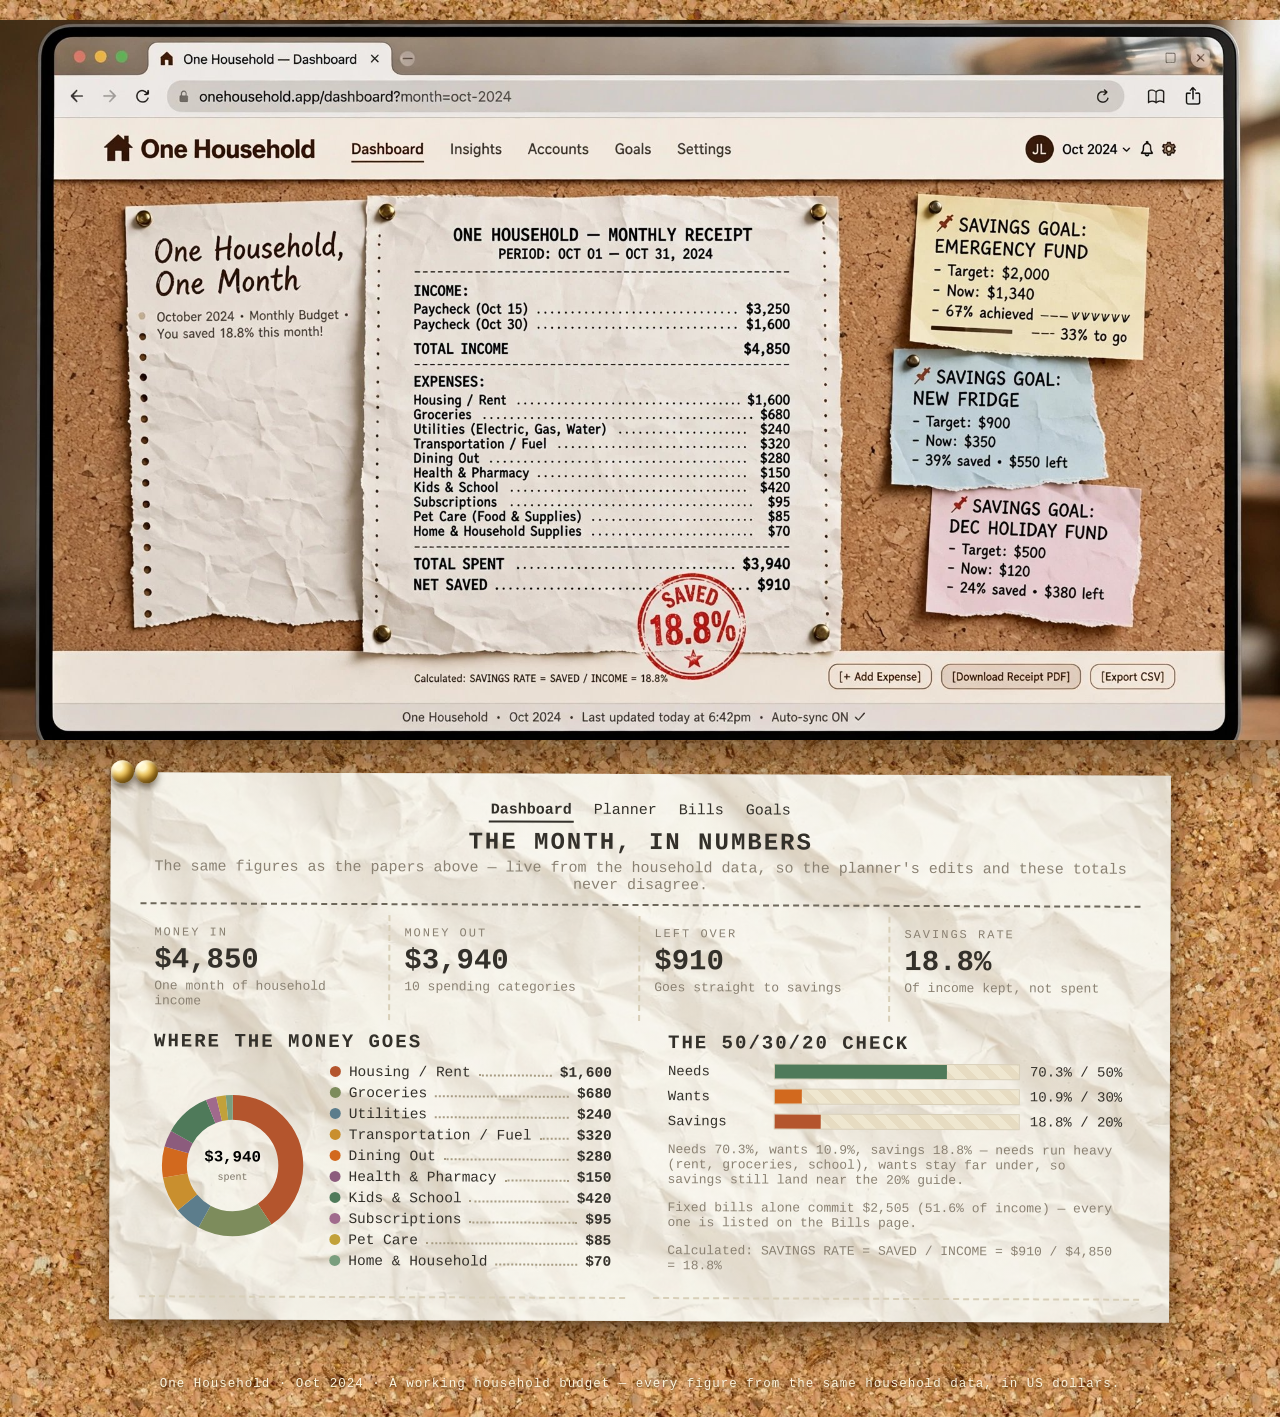
<file: index.html>
<!DOCTYPE html>
<html lang="en">
<head>
<meta charset="utf-8">
<meta name="viewport" content="width=device-width, initial-scale=1">
<title>Dashboard — One Household, One Month</title>
<link rel="stylesheet" href="style.css">
</head>
<body>
<!-- The dashboard IS the approved design: Lisa's original scene file,
     byte for byte, zero edits (final decision 27 Nov 2026). The site's
     data follows the picture — October 2024, the ten printed categories,
     the three printed goals — see data.js. -->
<div class="stage" id="stage">
  <img src="assets/dashboard-scene.webp" alt="One Household dashboard: a laptop on a cork board showing the monthly receipt, a notebook page and three savings goal notes">
  <a class="hot" style="left:28.6%; top:10.6%; width:7.6%; height:4.6%" href="index.html" aria-label="Dashboard"></a>
  <a class="hot" style="left:49.6%; top:10.6%; width:5.4%; height:4.6%" href="goals.html" aria-label="Goals"></a>
</div>

<div class="sheet-wrap">
  <main class="sheet crumpled torn">
    <nav class="pills-in-sheet">
      <a href="index.html" class="active">Dashboard</a>
      <a href="planner.html">Planner</a>
      <a href="bills.html">Bills</a>
      <a href="goals.html">Goals</a>
    </nav>
    <h1>The month, in numbers</h1>
    <p class="lede">The same figures as the papers above — live from the household data, so the planner's edits and these totals never disagree.</p>
    <div class="rule-dash"></div>
    <section class="cards" id="summary-cards"></section>
    <div class="grid2">
      <section class="card">
        <h2 style="margin-top:0">Where the money goes</h2>
        <div style="display:flex; gap:18px; align-items:center; flex-wrap:wrap">
          <svg id="donut" width="158" height="158" viewBox="0 0 190 190" role="img" aria-label="Spending by category donut chart"></svg>
          <ul class="legend" id="donut-legend" style="flex:1; min-width:200px"></ul>
        </div>
      </section>
      <section class="card">
        <h2 style="margin-top:0">The 50/30/20 check</h2>
        <div id="rule-bars"></div>
        <p class="note" id="rule-verdict"></p>
        <p class="note" id="fixed-note"></p>
        <p class="note" id="calc-line"></p>
      </section>
    </div>
  </main>
</div>
<footer class="board-foot">One Household · Oct 2024 · A working household budget — every figure from the same household data, in US dollars.</footer>

<script src="data.js"></script>
<script>
const d = window.HOUSEHOLD, M = window.BudgetMath;
const out = M.totalOut(d), left = M.leftover(d);
const needs = M.bucketTotal(d, 'needs'), wants = M.bucketTotal(d, 'wants');
const rate = M.pct(left, d.income);

// Live data section below the scene (the scene itself is a static image).
document.getElementById('summary-cards').innerHTML = [
  ['Money in', M.money(d.income), 'One month of household income'],
  ['Money out', M.money(out), d.categories.length + ' spending categories'],
  ['Left over', M.money(left), 'Goes straight to savings'],
  ['Savings rate', rate.toFixed(1) + '%', 'Of income kept, not spent']
].map(c => `<div class="card"><div class="label">${c[0]}</div><div class="big">${c[1]}</div><div class="sub">${c[2]}</div></div>`).join('');

const svg = document.getElementById('donut');
const R = 70, C = 2 * Math.PI * R;
let offset = 0, segs = '';
for (const c of d.categories) {
  const frac = c.amount / out;
  segs += `<circle cx="95" cy="95" r="${R}" fill="none" stroke="${c.color}" stroke-width="30"
    stroke-dasharray="${(frac * C).toFixed(1)} ${C.toFixed(1)}"
    stroke-dashoffset="${(-offset * C).toFixed(1)}" transform="rotate(-90 95 95)"></circle>`;
  offset += frac;
}
svg.innerHTML = segs + `<text x="95" y="90" text-anchor="middle" font-size="19" font-weight="bold">${M.money(out)}</text>
  <text x="95" y="112" text-anchor="middle" font-size="12" fill="#7a7264">spent</text>`;
document.getElementById('donut-legend').innerHTML = d.categories.map(c =>
  `<li><span class="dot" style="background:${c.color}"></span>${c.name}<span class="leader"></span><span class="amt">${M.money(c.amount)}</span></li>`).join('');

const rows = [
  ['Needs', needs, 50, '#4f7a5a'],
  ['Wants', wants, 30, '#d2691e'],
  ['Savings', left, 20, '#b4552d']
];
document.getElementById('rule-bars').innerHTML = rows.map(r => {
  const actual = M.pct(r[1], d.income);
  return `<div class="bar-row"><span>${r[0]}</span>
    <span class="bar-track"><span class="bar-fill" style="display:block;width:${Math.min(actual, 100).toFixed(1)}%;background:${r[3]}"></span></span>
    <span>${actual.toFixed(1)}% / ${r[2]}%</span></div>`;
}).join('');
document.getElementById('rule-verdict').textContent =
  `Needs ${M.pct(needs, d.income).toFixed(1)}%, wants ${M.pct(wants, d.income).toFixed(1)}%, savings ${rate.toFixed(1)}% — needs run heavy (rent, groceries, school), wants stay far under, so savings still land near the 20% guide.`;
const fixedTotal = d.bills.reduce((s, b) => s + b.amount, 0);
document.getElementById('fixed-note').textContent =
  `Fixed bills alone commit ${M.money(fixedTotal)} (${M.pct(fixedTotal, d.income).toFixed(1)}% of income) — every one is listed on the Bills page.`;
document.getElementById('calc-line').textContent =
  `Calculated: SAVINGS RATE = SAVED / INCOME = ${M.money(left)} / ${M.money(d.income)} = ${rate.toFixed(1)}%`;
</script>
</body>
</html>
</file>
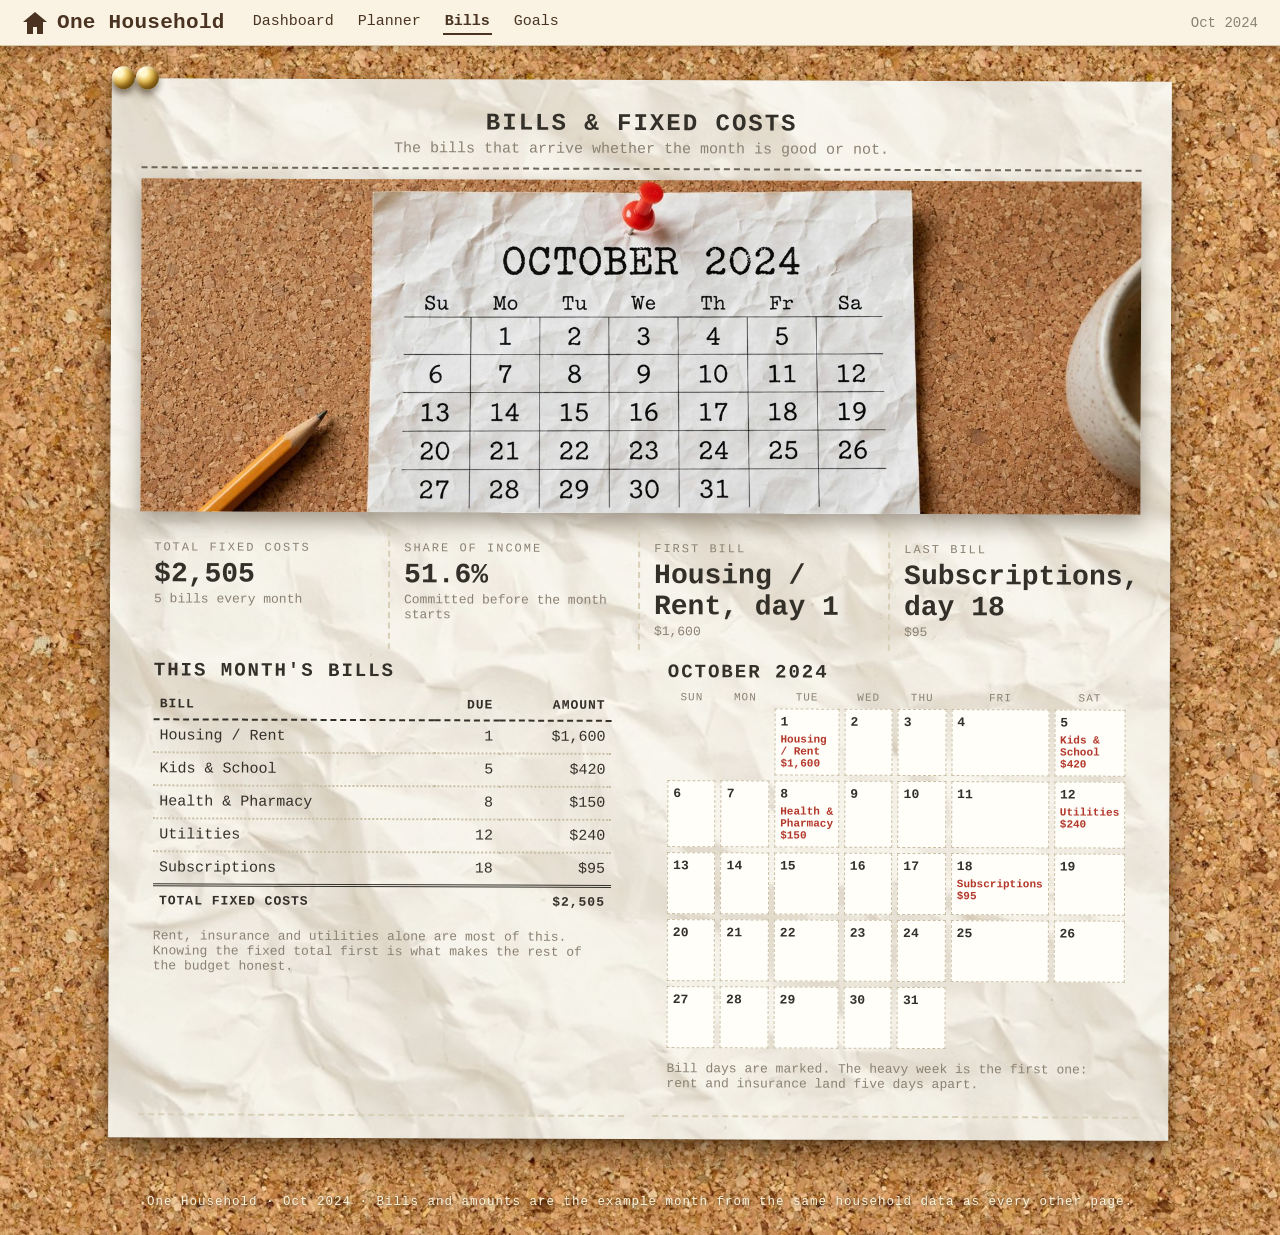
<file: bills.html>
<!DOCTYPE html>
<html lang="en">
<head>
<meta charset="utf-8">
<meta name="viewport" content="width=device-width, initial-scale=1">
<title>Bills &amp; Fixed Costs — One Household, One Month</title>
<link rel="stylesheet" href="style.css">
</head>
<body>
<header class="topbar">
  <span class="brand">
    <svg width="26" height="24" viewBox="0 0 26 24" aria-hidden="true"><path d="M13 1 L25 11 H21 V23 H15 V16 H11 V23 H5 V11 H1 Z" fill="#4a3421"/></svg>
    One Household
  </span>
  <nav class="topnav">
    <a href="index.html">Dashboard</a>
    <a href="planner.html">Planner</a>
    <a href="bills.html" class="active">Bills</a>
    <a href="goals.html">Goals</a>
  </nav>
  <span class="month-tag">Oct 2024</span>
</header>
<div class="sheet-wrap">
<main class="sheet crumpled torn">
  <h1>Bills &amp; Fixed Costs</h1>
  <p class="lede">The bills that arrive whether the month is good or not.</p>
  <div class="rule-dash"></div>
  <img class="scene-banner" src="assets/bills-scene.jpg" alt="A crumpled October 2024 calendar page pinned to the cork board">
  <section class="cards" id="bill-summary"></section>
  <div class="grid2">
    <section class="card">
      <h2 style="margin-top:0">This month's bills</h2>
      <table id="bill-table">
        <thead><tr><th>Bill</th><th class="num">Due</th><th class="num">Amount</th></tr></thead>
        <tbody></tbody>
        <tfoot><tr><th>Total fixed costs</th><th></th><th class="num" id="bill-total"></th></tr></tfoot>
      </table>
      <p class="note">Rent, insurance and utilities alone are most of this. Knowing the fixed total first is what makes the rest of the budget honest.</p>
    </section>
    <section class="card">
      <h2 style="margin-top:0" id="cal-title">October 2024</h2>
      <div class="calendar" id="calendar"></div>
      <p class="note">Bill days are marked. The heavy week is the first one: rent and insurance land five days apart.</p>
    </section>
  </div>
</main>
</div>
<footer class="board-foot">One Household · Oct 2024 · Bills and amounts are the example month from the same household data as every other page.</footer>
<script src="data.js"></script>
<script>
const d = window.HOUSEHOLD, M = window.BudgetMath;
const bills = [...d.bills].sort((a, b) => a.due - b.due);
const fixed = bills.reduce((s, b) => s + b.amount, 0);

document.getElementById('bill-summary').innerHTML = [
  ['Total fixed costs', M.money(fixed), bills.length + ' bills every month'],
  ['Share of income', M.pct(fixed, d.income).toFixed(1) + '%', 'Committed before the month starts'],
  ['First bill', bills[0].name + ', day ' + bills[0].due, M.money(bills[0].amount)],
  ['Last bill', bills[bills.length - 1].name + ', day ' + bills[bills.length - 1].due, M.money(bills[bills.length - 1].amount)]
].map(c => `<div class="card"><div class="label">${c[0]}</div><div class="big" style="font-size:28px">${c[1]}</div><div class="sub">${c[2]}</div></div>`).join('');

document.querySelector('#bill-table tbody').innerHTML = bills.map(b =>
  `<tr><td>${b.name}</td><td class="num">${b.due}</td><td class="num">${M.money(b.amount)}</td></tr>`).join('');
document.getElementById('bill-total').textContent = M.money(fixed);

// A real calendar for the example month, built from the actual date.
const year = 2024, month = 9; // October 2024
const firstDow = new Date(year, month, 1).getDay();
const daysInMonth = new Date(year, month + 1, 0).getDate();
const byDay = {};
for (const b of bills) (byDay[b.due] = byDay[b.due] || []).push(b);
let cells = ['Sun', 'Mon', 'Tue', 'Wed', 'Thu', 'Fri', 'Sat'].map(x => `<div class="dow">${x}</div>`).join('');
for (let i = 0; i < firstDow; i++) cells += '<div class="day empty"></div>';
for (let day = 1; day <= daysInMonth; day++) {
  const marks = (byDay[day] || []).map(b => `<span class="bill">${b.name} ${M.money(b.amount)}</span>`).join('');
  cells += `<div class="day"><strong>${day}</strong>${marks}</div>`;
}
document.getElementById('calendar').innerHTML = cells;
</script>
</body>
</html>
</file>
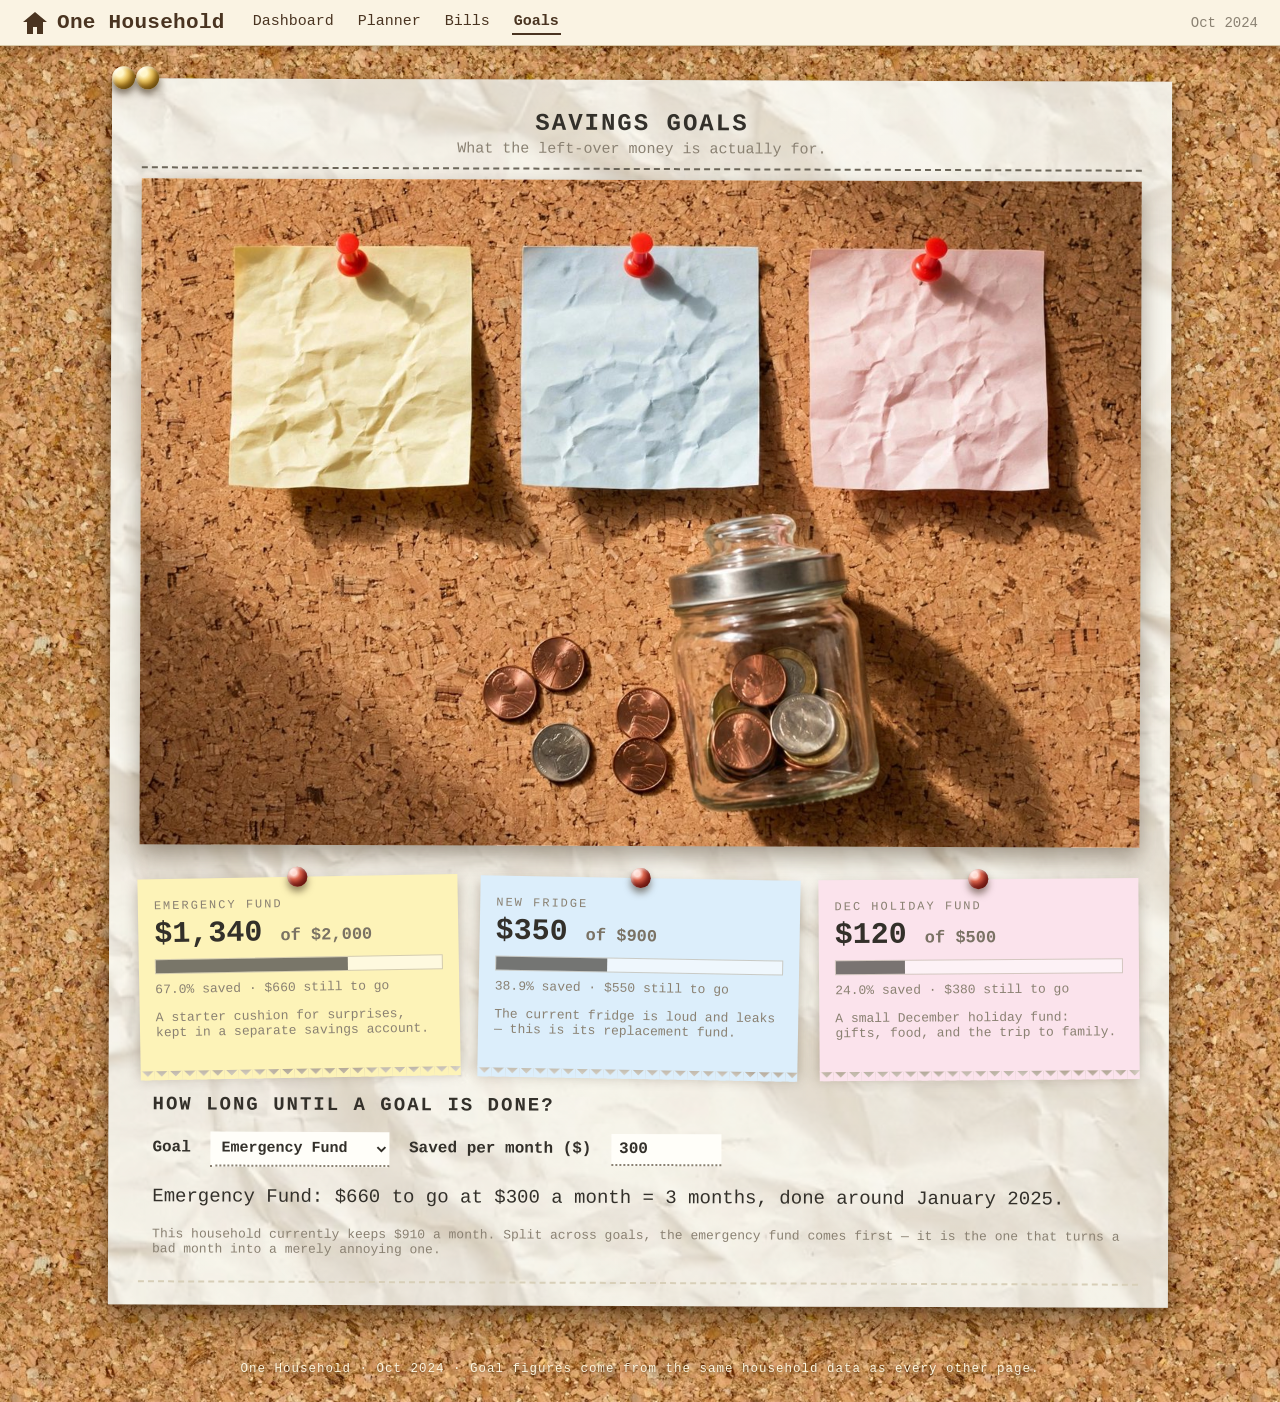
<file: goals.html>
<!DOCTYPE html>
<html lang="en">
<head>
<meta charset="utf-8">
<meta name="viewport" content="width=device-width, initial-scale=1">
<title>Savings Goals — One Household, One Month</title>
<link rel="stylesheet" href="style.css">
</head>
<body>
<header class="topbar">
  <span class="brand">
    <svg width="26" height="24" viewBox="0 0 26 24" aria-hidden="true"><path d="M13 1 L25 11 H21 V23 H15 V16 H11 V23 H5 V11 H1 Z" fill="#4a3421"/></svg>
    One Household
  </span>
  <nav class="topnav">
    <a href="index.html">Dashboard</a>
    <a href="planner.html">Planner</a>
    <a href="bills.html">Bills</a>
    <a href="goals.html" class="active">Goals</a>
  </nav>
  <span class="month-tag">Oct 2024</span>
</header>
<div class="sheet-wrap">
<main class="sheet crumpled torn">
  <h1>Savings Goals</h1>
  <p class="lede">What the left-over money is actually for.</p>
  <div class="rule-dash"></div>
  <img class="scene-banner" src="assets/goals-scene.jpg" alt="Three blank sticky notes and a savings jar on the cork board">
  <section class="cards" id="goal-cards"></section>

  <section class="card" style="margin-top:14px">
    <h2 style="margin-top:0">How long until a goal is done?</h2>
    <p>
      <label for="goal-pick"><strong>Goal</strong></label>
      <select id="goal-pick" style="margin:0 10px; padding:7px; font-size:15px; font-family:inherit"></select>
      <label for="monthly"><strong>Saved per month ($)</strong></label>
      <input type="number" id="monthly" min="0" step="10" value="300" style="margin-left:10px">
    </p>
    <p id="calc-out" style="font-size:19px"></p>
    <p class="note">This household currently keeps <span id="leftover-note"></span> a month. Split across goals, the emergency fund comes first — it is the one that turns a bad month into a merely annoying one.</p>
  </section>
</main>
</div>
<footer class="board-foot">One Household · Oct 2024 · Goal figures come from the same household data as every other page.</footer>
<script src="data.js"></script>
<script>
const d = window.HOUSEHOLD, M = window.BudgetMath;

document.getElementById('goal-cards').innerHTML = d.goals.map(g => {
  const p = M.pct(g.saved, g.target);
  return `<div class="card">
    <div class="label">${g.name}</div>
    <div class="big" style="font-size:30px">${M.money(g.saved)} <span style="font-size:17px; color:#7a7264">of ${M.money(g.target)}</span></div>
    <div class="progress"><div style="width:${p.toFixed(1)}%"></div></div>
    <div class="sub">${p.toFixed(1)}% saved · ${M.money(g.target - g.saved)} still to go</div>
    <p class="note">${g.note}</p>
  </div>`;
}).join('');

const pick = document.getElementById('goal-pick');
pick.innerHTML = d.goals.map((g, i) => `<option value="${i}">${g.name}</option>`).join('');
const monthly = document.getElementById('monthly');
document.getElementById('leftover-note').textContent = M.money(M.leftover(d));

function calc() {
  const g = d.goals[+pick.value];
  const per = Math.max(0, Number(monthly.value) || 0);
  const remaining = g.target - g.saved;
  const out = document.getElementById('calc-out');
  if (remaining <= 0) { out.textContent = `${g.name} is already fully funded.`; return; }
  if (per <= 0) { out.textContent = `Enter a monthly amount to see how long ${g.name} takes.`; return; }
  const months = Math.ceil(remaining / per);
  const done = new Date(2024, 9 + months, 1); // counting from October 2024
  const when = done.toLocaleDateString('en-US', { month: 'long', year: 'numeric' });
  out.textContent = `${g.name}: ${M.money(remaining)} to go at ${M.money(per)} a month = ${months} month${months === 1 ? '' : 's'}, done around ${when}.`;
}
pick.addEventListener('change', calc);
monthly.addEventListener('input', calc);
calc();
</script>
</body>
</html>
</file>
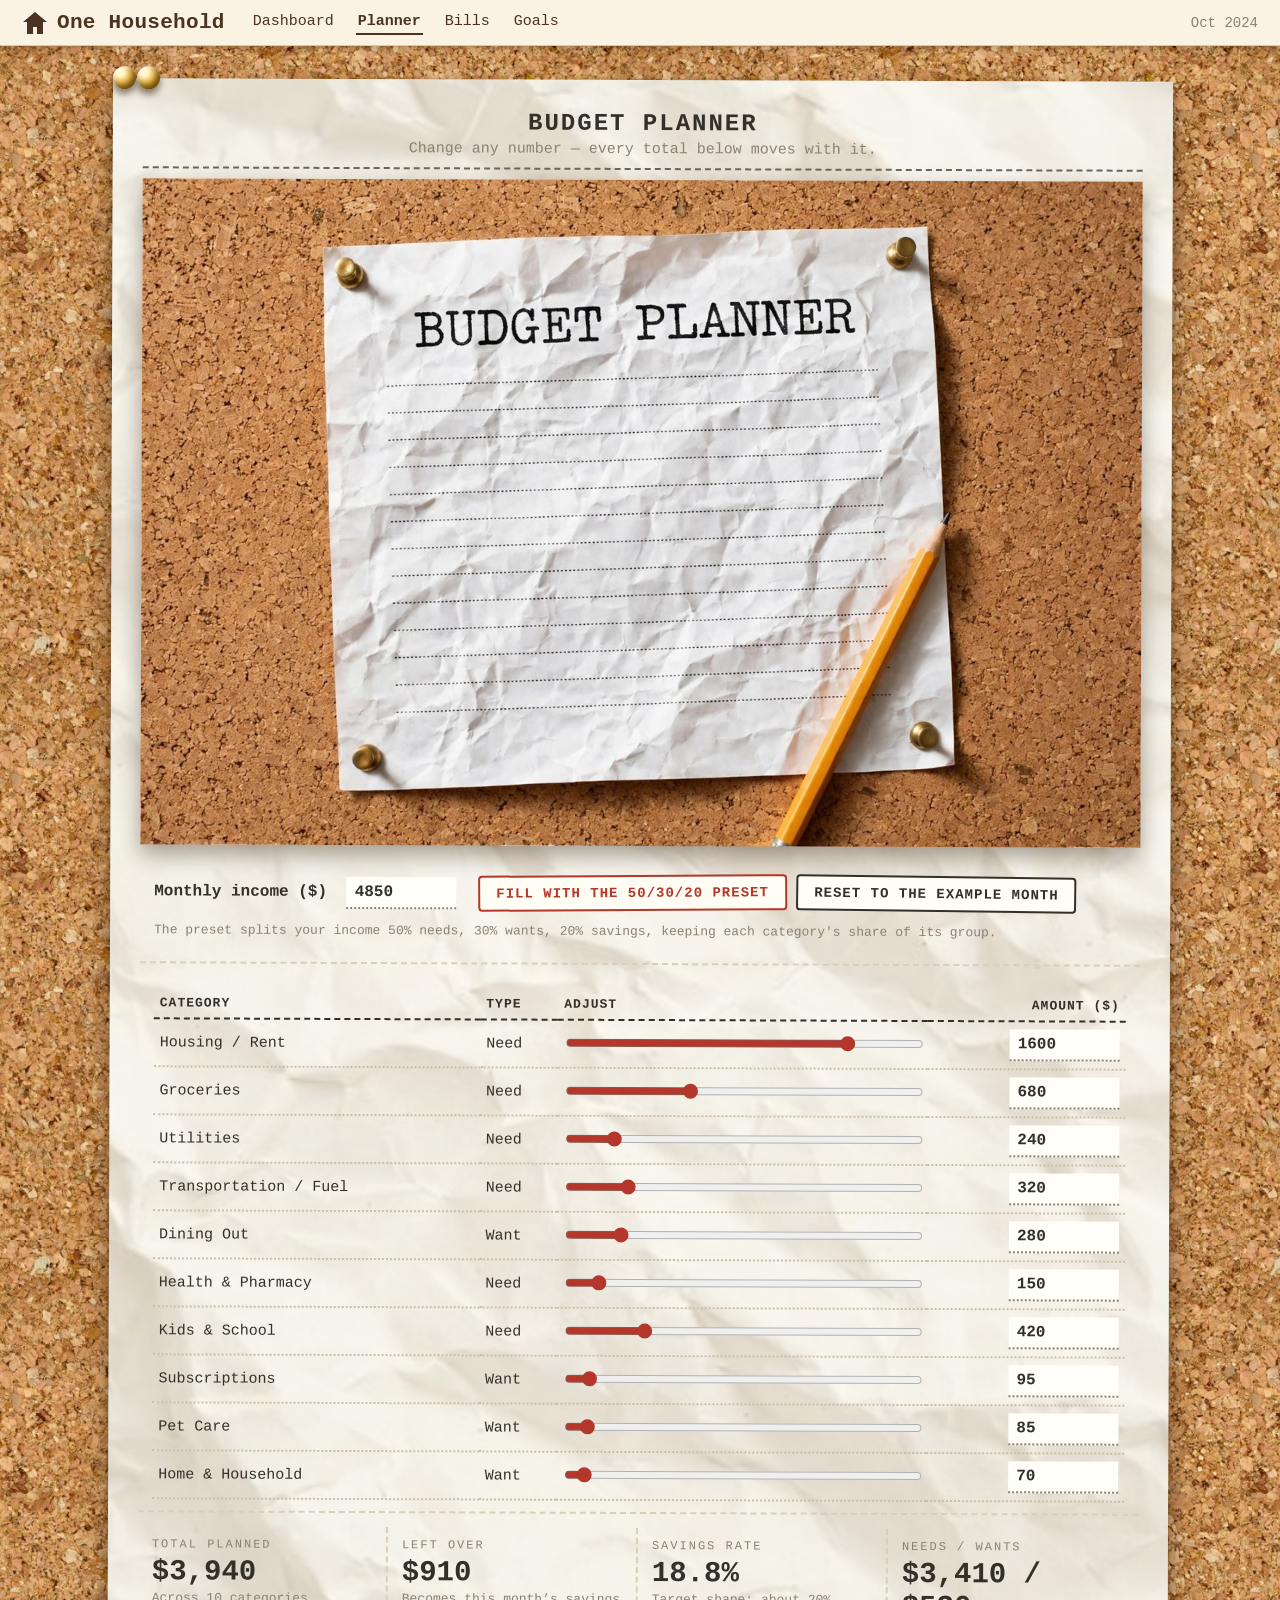
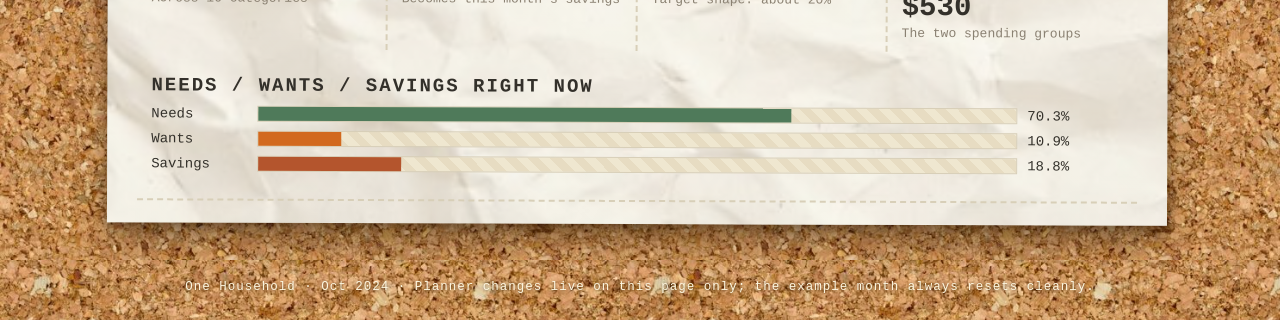
<file: planner.html>
<!DOCTYPE html>
<html lang="en">
<head>
<meta charset="utf-8">
<meta name="viewport" content="width=device-width, initial-scale=1">
<title>Budget Planner — One Household, One Month</title>
<link rel="stylesheet" href="style.css">
</head>
<body>
<header class="topbar">
  <span class="brand">
    <svg width="26" height="24" viewBox="0 0 26 24" aria-hidden="true"><path d="M13 1 L25 11 H21 V23 H15 V16 H11 V23 H5 V11 H1 Z" fill="#4a3421"/></svg>
    One Household
  </span>
  <nav class="topnav">
    <a href="index.html">Dashboard</a>
    <a href="planner.html" class="active">Planner</a>
    <a href="bills.html">Bills</a>
    <a href="goals.html">Goals</a>
  </nav>
  <span class="month-tag">Oct 2024</span>
</header>
<div class="sheet-wrap">
<main class="sheet crumpled torn">
  <h1>Budget Planner</h1>
  <p class="lede">Change any number — every total below moves with it.</p>
  <div class="rule-dash"></div>
  <img class="scene-banner" src="assets/planner-scene.jpg" alt="A crumpled Budget Planner receipt pinned to the cork board, pencil beside it">
  <section class="card">
    <label for="income"><strong>Monthly income ($)</strong></label>
    <input type="number" id="income" min="0" step="10" style="margin-left:10px">
    <button id="preset" style="margin-left:12px">Fill with the 50/30/20 preset</button>
    <button id="reset" class="secondary">Reset to the example month</button>
    <p class="note">The preset splits your income 50% needs, 30% wants, 20% savings, keeping each category's share of its group.</p>
  </section>

  <section class="card" style="margin-top:14px">
    <table id="plan-table">
      <thead><tr><th>Category</th><th>Type</th><th style="width:38%">Adjust</th><th class="num">Amount ($)</th></tr></thead>
      <tbody></tbody>
    </table>
  </section>

  <section class="cards" style="margin-top:14px" id="plan-summary"></section>
  <section class="card" style="margin-top:14px">
    <h2 style="margin-top:0">Needs / Wants / Savings right now</h2>
    <div id="plan-bars"></div>
    <p id="plan-warning" class="warn"></p>
  </section>
</main>
</div>
<footer class="board-foot">One Household · Oct 2024 · Planner changes live on this page only; the example month always resets cleanly.</footer>
<script src="data.js"></script>
<script>
const M = window.BudgetMath;
const original = JSON.parse(JSON.stringify(window.HOUSEHOLD));
let state = JSON.parse(JSON.stringify(window.HOUSEHOLD));

const tbody = document.querySelector('#plan-table tbody');
tbody.innerHTML = state.categories.map((c, i) => `
  <tr>
    <td>${c.name}</td>
    <td>${c.bucket === 'needs' ? 'Need' : 'Want'}</td>
    <td><input type="range" min="0" max="2000" step="5" value="${c.amount}" data-i="${i}" class="slider" aria-label="${c.name} slider"></td>
    <td class="num"><input type="number" min="0" step="5" value="${c.amount}" data-i="${i}" class="amount" aria-label="${c.name} amount"></td>
  </tr>`).join('');

const incomeInput = document.getElementById('income');
incomeInput.value = state.income;

function render() {
  const out = M.totalOut(state), left = M.leftover(state);
  const needs = M.bucketTotal(state, 'needs'), wants = M.bucketTotal(state, 'wants');
  document.getElementById('plan-summary').innerHTML = [
    ['Total planned', M.money(out), 'Across ' + state.categories.length + ' categories'],
    ['Left over', M.money(left), left >= 0 ? 'Becomes this month\u2019s savings' : 'Over budget — see below'],
    ['Savings rate', M.pct(left, state.income).toFixed(1) + '%', 'Target shape: about 20%'],
    ['Needs / Wants', M.money(needs) + ' / ' + M.money(wants), 'The two spending groups']
  ].map(c => `<div class="card"><div class="label">${c[0]}</div><div class="big">${c[1]}</div><div class="sub">${c[2]}</div></div>`).join('');
  const rows = [['Needs', needs, '#4f7a5a'], ['Wants', wants, '#d2691e'], ['Savings', Math.max(left, 0), '#b4552d']];
  document.getElementById('plan-bars').innerHTML = rows.map(r => {
    const p = M.pct(r[1], state.income);
    return `<div class="bar-row"><span>${r[0]}</span><span class="bar-track"><span class="bar-fill" style="display:block;width:${Math.min(p, 100).toFixed(1)}%;background:${r[2]}"></span></span><span>${p.toFixed(1)}%</span></div>`;
  }).join('');
  document.getElementById('plan-warning').textContent =
    left < 0 ? `Careful: the plan spends ${M.money(-left)} more than the income. Trim a category or two.` : '';
}

function syncFrom(i, value) {
  const v = Math.max(0, Math.round(Number(value) || 0));
  state.categories[i].amount = v;
  document.querySelectorAll(`.amount[data-i="${i}"]`)[0].value = v;
  document.querySelectorAll(`.slider[data-i="${i}"]`)[0].value = Math.min(v, 2000);
  render();
}
document.querySelectorAll('.amount').forEach(el =>
  el.addEventListener('input', e => syncFrom(+e.target.dataset.i, e.target.value)));
document.querySelectorAll('.slider').forEach(el =>
  el.addEventListener('input', e => syncFrom(+e.target.dataset.i, e.target.value)));
incomeInput.addEventListener('input', e => { state.income = Math.max(0, Number(e.target.value) || 0); render(); });

document.getElementById('preset').addEventListener('click', () => {
  const targets = { needs: Math.round(state.income * 0.5), wants: Math.round(state.income * 0.3) };
  for (const bucket of ['needs', 'wants']) {
    const group = state.categories.filter(c => c.bucket === bucket);
    const now = group.reduce((s, c) => s + c.amount, 0) || 1;
    // Round each share, then hand the rounding difference to the biggest
    // category so the group lands on its target to the dollar.
    let assigned = 0;
    for (const c of group) { c.amount = Math.round(c.amount / now * targets[bucket]); assigned += c.amount; }
    const biggest = group.reduce((a, b) => (b.amount > a.amount ? b : a), group[0]);
    biggest.amount += targets[bucket] - assigned;
  }
  state.categories.forEach((c, i) => {
    document.querySelectorAll(`.amount[data-i="${i}"]`)[0].value = c.amount;
    document.querySelectorAll(`.slider[data-i="${i}"]`)[0].value = Math.min(c.amount, 2000);
  });
  render();
});
document.getElementById('reset').addEventListener('click', () => {
  state = JSON.parse(JSON.stringify(original));
  incomeInput.value = state.income;
  state.categories.forEach((c, i) => {
    document.querySelectorAll(`.amount[data-i="${i}"]`)[0].value = c.amount;
    document.querySelectorAll(`.slider[data-i="${i}"]`)[0].value = c.amount;
  });
  render();
});
render();
</script>
</body>
</html>
</file>
<file: style.css>
/* One Household, One Month — a cork board with papers pinned to it.
   Composition follows the approved mockup: a slim cream top bar, a crumpled
   notebook page on the left, the big monthly receipt in the centre with a
   red ink stamp overlapping its corner, and the savings goals as small
   coloured notes pinned on the right. */
@font-face {
  font-family: 'Caveat';
  src: url('fonts/Caveat-600.woff2') format('woff2');
  font-weight: 600;
  font-display: swap;
}
:root {
  --paper: #fffdf4;
  --ink: #33302a;
  --muted: #8a8172;
  --stamp-red: #b3372a;
  --line: #d8cfb8;
  --hand: 'Caveat', 'Segoe Print', 'Bradley Hand', cursive;
  --mono: 'Courier New', Courier, monospace;
}
* { box-sizing: border-box; }
body {
  margin: 0;
  font-family: var(--mono);
  color: var(--ink);
  /* The cork board: a real photographic cork texture, tiled. */
  background-color: #b0824f;
  background-image: url('assets/cork.jpg');
  background-repeat: repeat;
  background-size: 620px 620px;
  min-height: 100vh;
}

/* ---------- slim cream top bar ---------- */
.topbar {
  display: flex; align-items: center; gap: 26px; flex-wrap: wrap;
  background: #faf3e3; border-bottom: 1px solid #d9c9a8;
  padding: 10px 22px; box-shadow: 0 2px 8px rgba(46, 28, 8, .25);
  position: relative; z-index: 5;
}
.brand { display: flex; align-items: center; gap: 9px; font-size: 21px; font-weight: bold; color: #4a3421; letter-spacing: .3px; }
.brand svg { display: block; }
.topnav { display: flex; gap: 20px; flex-wrap: wrap; }
.topnav a { text-decoration: none; color: #4a3421; font-size: 15px; padding: 3px 2px; }
.topnav a.active { font-weight: bold; border-bottom: 2px solid #4a3421; }
.topbar .month-tag { margin-left: auto; color: var(--muted); font-size: 14px; }

/* ---------- the board (dashboard composition) ---------- */
.board {
  display: grid; grid-template-columns: 292px minmax(0, 1fr) 296px;
  gap: 28px; max-width: 1360px; margin: 0 auto; padding: 36px 24px 60px;
  align-items: start;
}
@media (max-width: 1020px) { .board { grid-template-columns: 1fr 1fr; } .receipt-col { grid-column: 1 / -1; order: -1; } }
@media (max-width: 680px) { .board { grid-template-columns: 1fr; } }

/* crumpled paper texture shared by the notebook page and the receipt */
.crumpled {
  background-color: var(--paper);
  /* a real photographic crumpled-paper texture under a thin paper-white wash,
     so the print on top stays readable while the creases show through */
  background-image:
    linear-gradient(rgba(255, 253, 244, .58), rgba(255, 253, 244, .58)),
    url('assets/paper.jpg');
  background-size: auto, cover;
  background-position: center;
  box-shadow: 0 16px 32px rgba(46, 28, 8, .48), 0 4px 9px rgba(46, 28, 8, .32);
}
/* torn zig-zag bottom edge for a paper */
.torn { position: relative; }
.torn::after {
  content: ""; position: absolute; left: 0; right: 0; bottom: -10px; height: 11px;
  background:
    linear-gradient(45deg, transparent 33.333%, #f7f0e0 33.333%, #f7f0e0 66.667%, transparent 66.667%),
    linear-gradient(-45deg, transparent 33.333%, #f7f0e0 33.333%, #f7f0e0 66.667%, transparent 66.667%);
  background-size: 23px 30px, 17px 30px;
  background-position: 0 0, 6px 0;
}

/* LEFT: the notebook page, spiral holes down its left edge */
.notebook {
  position: relative; transform: rotate(-1.1deg);
  padding: 26px 20px 30px 46px; min-height: 340px;
}
.notebook::before {
  /* the punched spiral holes: dark cork showing through, evenly spaced */
  content: ""; position: absolute; top: 8px; bottom: 8px; left: 9px; width: 20px;
  background-image: radial-gradient(circle at 10px 10px, #5d3c1c 5.5px, rgba(46, 28, 8, .35) 7px, transparent 8.5px);
  background-size: 20px 34px; background-repeat: repeat-y;
}
.notebook::after {
  /* a brass pin at the top corner */
  content: ""; position: absolute; top: -11px; left: 22px; width: 22px; height: 22px; border-radius: 50%;
  background: radial-gradient(circle at 32% 28%, #fff6c9 0 16%, #f0cd6d 34%, #c9962e 58%, #8a6414 84%, #6d4e0f);
  box-shadow: inset -3px -4px 5px rgba(70, 45, 5, .55), inset 2px 2px 3px rgba(255, 255, 255, .65), 0 5px 7px rgba(46, 28, 8, .55);
}
.notebook h1 { font-family: var(--hand); font-size: 43px; line-height: 1.18; margin: 4px 0 16px; font-weight: 600; }
.notebook p { font-family: var(--hand); font-size: 21.5px; line-height: 1.5; margin: 0 0 9px; color: #4c463c; }
.notebook .dotline { border-bottom: 2px dotted #b6ab90; margin: 14px 0; }

/* CENTRE: the big receipt */
.receipt-col { position: relative; }
.receipt {
  position: relative; transform: rotate(-.45deg);
  padding: 32px 42px 28px;
}
.receipt::before, .receipt::after {
  /* brass pins through the top corners */
  content: ""; position: absolute; top: -12px; width: 23px; height: 23px; border-radius: 50%;
  background: radial-gradient(circle at 32% 28%, #fff6c9 0 16%, #f0cd6d 34%, #c9962e 58%, #8a6414 84%, #6d4e0f);
  box-shadow: inset -3px -4px 5px rgba(70, 45, 5, .55), inset 2px 2px 3px rgba(255, 255, 255, .65), 0 5px 7px rgba(46, 28, 8, .55); z-index: 3;
}
.receipt::before { left: 20px; }
.receipt::after { right: 20px; }
.receipt h1 { text-align: center; font-size: 21px; letter-spacing: 1.5px; margin: 2px 0 4px; text-transform: uppercase; }
.receipt .period { text-align: center; font-size: 14px; letter-spacing: 2px; color: #55503f; margin: 0 0 6px; text-transform: uppercase; }
.rule-dash { border-bottom: 2px dashed #6d675a; margin: 10px 0; }
.rule-dot { border-bottom: 2px dotted #a79c83; margin: 8px 0; }
.receipt h3 { font-size: 15px; letter-spacing: 2px; margin: 14px 0 6px; text-transform: uppercase; }
.rline { display: flex; align-items: flex-end; gap: 8px; padding: 4.5px 0; font-size: 15.5px; }
.rline .leader { flex: 1; border-bottom: 2px dotted #a79c83; margin-bottom: 4px; }
.rline .amt { font-weight: bold; }
.rline.total { font-size: 17px; font-weight: bold; text-transform: uppercase; letter-spacing: 1px; }
.receipt .calc-line { text-align: left; font-size: 13px; color: #55503f; margin-top: 14px; letter-spacing: .5px; padding-right: 165px; }
@media (max-width: 680px) { .receipt .calc-line { padding-right: 110px; } }
.receipt .chart-row { display: grid; grid-template-columns: auto 1fr; gap: 8px 22px; align-items: center; margin-top: 6px; }
@media (max-width: 560px) { .receipt .chart-row { grid-template-columns: 1fr; } }

/* the big red stamp, overlapping the receipt's bottom-right corner onto the cork */
.stamp-lg {
  position: absolute; right: -34px; bottom: -30px; z-index: 4;
  width: 178px; height: 178px; border: 4px double var(--stamp-red); border-radius: 50%;
  color: var(--stamp-red); text-align: center; transform: rotate(-13deg); opacity: .92;
  padding-top: 44px; font-weight: bold; letter-spacing: 3px; font-size: 17px; line-height: 1.3;
  /* grungy ink: blotchy coverage, worn specks eaten out of the stamp */
  background:
    radial-gradient(circle at 28% 30%, rgba(179, 55, 42, .16), transparent 42%),
    radial-gradient(circle at 74% 66%, rgba(179, 55, 42, .20), transparent 46%),
    radial-gradient(circle at 52% 84%, rgba(179, 55, 42, .12), transparent 38%);
  -webkit-mask-image: radial-gradient(circle at 30% 22%, transparent 0 7px, #000 12px),
    radial-gradient(circle at 71% 58%, transparent 0 9px, #000 15px),
    radial-gradient(circle at 46% 82%, transparent 0 6px, #000 11px),
    radial-gradient(circle, #000 88%, rgba(0, 0, 0, .72) 100%);
  -webkit-mask-composite: source-in;
  mask-composite: intersect;
  text-shadow: .6px .4px 0 rgba(179, 55, 42, .55), -0.4px .8px 0 rgba(179, 55, 42, .35);
}
.stamp-lg .stamp-big { font-size: 40px; letter-spacing: 0; }
@media (max-width: 680px) { .stamp-lg { right: -6px; bottom: -24px; width: 148px; height: 148px; padding-top: 36px; } .stamp-lg .stamp-big { font-size: 33px; } }

/* RIGHT: the goal notes */
.goal-notes { display: flex; flex-direction: column; gap: 26px; padding-top: 6px; }
.note-card {
  --note: #fdf3b8;
  position: relative; background: var(--note); padding: 20px 18px 16px;
  box-shadow: 0 8px 18px rgba(46, 28, 8, .38); font-size: 14.5px;
}
.note-card:nth-child(1) { --note: #fdf3b8; transform: rotate(1.4deg); }
.note-card:nth-child(2) { --note: #dceefb; transform: rotate(-1.2deg); }
.note-card:nth-child(3) { --note: #fbe3ec; transform: rotate(1deg); }
.note-card::before {
  /* the red push pin */
  content: ""; position: absolute; top: -11px; left: 26px; width: 21px; height: 21px; border-radius: 50%;
  background: radial-gradient(circle at 32% 28%, #ffd9cf 0 15%, #e0684f 34%, #b3372a 60%, #7e1f16 85%, #5f150e);
  box-shadow: inset -3px -4px 5px rgba(70, 10, 5, .55), inset 2px 2px 3px rgba(255, 255, 255, .6), 0 5px 7px rgba(46, 28, 8, .5); z-index: 2;
}
.note-card::after {
  content: ""; position: absolute; left: 0; right: 0; bottom: -9px; height: 10px;
  background:
    linear-gradient(45deg, transparent 33.333%, var(--note) 33.333%, var(--note) 66.667%, transparent 66.667%),
    linear-gradient(-45deg, transparent 33.333%, var(--note) 33.333%, var(--note) 66.667%, transparent 66.667%);
  background-size: 14px 28px;
}
.note-card h3 { margin: 2px 0 8px; font-size: 15.5px; letter-spacing: 1px; text-transform: uppercase; line-height: 1.4; }
.note-card p { margin: 3px 0; }
.note-card .bar { height: 9px; background: rgba(255, 255, 255, .65); border: 1px solid rgba(51, 48, 42, .35); margin: 9px 0 5px; }
.note-card .bar > div { height: 100%; background: rgba(51, 48, 42, .85); }

/* ---------- the dashboard stage: the approved scene itself, one static image ---------- */
.stage {
  position: relative; container-type: inline-size;
  max-width: 1400px; margin: 20px auto 10px;
  box-shadow: 0 22px 48px rgba(46, 28, 8, .55);
}
.stage > img { width: 100%; display: block; }
.stage .hot { position: absolute; display: block; }
.pills-in-sheet { display: flex; gap: 18px; justify-content: center; flex-wrap: wrap; margin-bottom: 6px; }
.pills-in-sheet a { color: var(--ink); text-decoration: none; font-size: 15px; padding: 2px 2px; }
.pills-in-sheet a.active { font-weight: bold; border-bottom: 2px solid var(--ink); }
.legend { list-style: none; margin: 0; padding: 0; font-size: 14.5px; }
.legend li { display: flex; align-items: baseline; gap: 8px; padding: 2.5px 0; }
.legend .dot { width: 11px; height: 11px; border-radius: 50%; flex: none; align-self: center; }
.legend .leader { flex: 1; border-bottom: 2px dotted #a79c83; }
.legend .amt { font-weight: bold; }
.scene-banner { width: 100%; display: block; margin-bottom: 18px; box-shadow: 0 10px 22px rgba(46, 28, 8, .4); }

/* ---------- pinned sheet pages (Planner / Bills / Goals) ---------- */
.sheet {
  position: relative; max-width: 1060px; margin: 34px auto 56px;
  padding: 26px 30px 22px; transform: rotate(.2deg);
}
.sheet::before, .sheet::after {
  content: ""; position: absolute; top: -12px; width: 23px; height: 23px; border-radius: 50%;
  background: radial-gradient(circle at 32% 28%, #fff6c9 0 16%, #f0cd6d 34%, #c9962e 58%, #8a6414 84%, #6d4e0f);
  box-shadow: inset -3px -4px 5px rgba(70, 45, 5, .55), inset 2px 2px 3px rgba(255, 255, 255, .65), 0 5px 7px rgba(46, 28, 8, .55); z-index: 3;
}
.sheet::before { left: 24px; }
.sheet::after { right: 24px; }
.sheet > h1 { text-align: center; font-size: 24px; letter-spacing: 2px; text-transform: uppercase; margin: 4px 0 4px; }
.sheet > .lede { text-align: center; color: var(--muted); margin: 0 0 8px; font-size: 15px; }
.sheet-wrap { padding: 0 16px; }
footer.board-foot { color: #fdf6df; text-align: center; font-size: 12.5px; letter-spacing: 1px; padding: 0 16px 26px; text-shadow: 0 1px 3px rgba(46,28,8,.6); }

/* shared pieces inside the papers */
.cards { display: grid; grid-template-columns: repeat(auto-fit, minmax(210px, 1fr)); gap: 0; }
.card { background: transparent; border: 0; border-bottom: 2px dashed var(--line); padding: 11px 14px; }
.cards .card { border-bottom: 0; border-right: 2px dashed var(--line); }
.cards .card:last-child { border-right: 0; }
@media (max-width: 760px) { .cards .card { border-right: 0; border-bottom: 2px dashed var(--line); } }
.card .label { color: var(--muted); font-size: 12px; text-transform: uppercase; letter-spacing: 2px; }
.card .big { font-size: 29px; font-weight: bold; margin: 4px 0 2px; }
.card .sub { color: var(--muted); font-size: 13px; }
h2 { font-size: 19px; margin: 14px 0 8px; text-transform: uppercase; letter-spacing: 2px; }
.grid2 { display: grid; grid-template-columns: 1fr 1fr; gap: 0 28px; }
@media (max-width: 760px) { .grid2 { grid-template-columns: 1fr; } }
.bar-row { display: grid; grid-template-columns: 96px 1fr 96px; gap: 10px; align-items: center; margin: 9px 0; font-size: 14px; }
.bar-track { background: repeating-linear-gradient(45deg, #efe7d0 0 8px, #e7dcc2 8px 16px); height: 16px; border: 1px solid var(--line); }
.bar-fill { height: 100%; }
table { width: 100%; border-collapse: collapse; font-size: 15px; }
th, td { padding: 7px 6px; border-bottom: 2px dotted #c9bfa5; text-align: left; }
th { text-transform: uppercase; letter-spacing: 1px; font-size: 13px; border-bottom: 2px dashed var(--ink); }
td.num, th.num { text-align: right; }
tfoot th { border-bottom: 0; border-top: 3px double var(--ink); }
input[type="number"], select {
  width: 110px; padding: 6px 8px; font-size: 16px; font-family: inherit; font-weight: bold;
  color: var(--ink); background: #fffef9;
  border: 0; border-bottom: 2px dotted var(--muted); border-radius: 0;
}
select { width: auto; }
input[type="number"]:focus, select:focus { outline: 2px dashed var(--stamp-red); outline-offset: 1px; }
input[type="range"] { width: 100%; accent-color: var(--stamp-red); }
button {
  background: var(--paper); color: var(--stamp-red); cursor: pointer;
  border: 2px solid var(--stamp-red); border-radius: 4px;
  padding: 8px 16px; font-size: 14px; font-family: inherit; font-weight: bold;
  text-transform: uppercase; letter-spacing: 1px; transform: rotate(-.5deg);
}
button.secondary { color: var(--ink); border-color: var(--ink); transform: rotate(.5deg); }
.progress { background: repeating-linear-gradient(45deg, #f1e9d2 0 8px, #e9dfc4 8px 16px); height: 15px; border: 1px solid var(--line); margin: 8px 0; }
.progress > div { height: 100%; background: var(--stamp-red); opacity: .75; }
.calendar { display: grid; grid-template-columns: repeat(7, 1fr); gap: 5px; }
.calendar .dow { font-size: 11px; color: var(--muted); text-align: center; text-transform: uppercase; letter-spacing: 1px; }
.calendar .day { background: #fffef9; border: 1px dashed #c9bfa5; min-height: 62px; padding: 5px; font-size: 13px; }
.calendar .day.empty { background: transparent; border: 0; }
.calendar .day .bill { display: block; margin-top: 4px; color: var(--stamp-red); font-size: 11px; font-weight: bold; }
.note { color: var(--muted); font-size: 13px; }
.warn { color: var(--stamp-red); font-weight: bold; text-transform: uppercase; letter-spacing: 1px; }
/* goals page: its cards are the same pinned notes, laid out in a row */
#goal-cards { gap: 20px; padding-top: 14px; }
#goal-cards .card {
  --note: #fdf3b8;
  position: relative; background: var(--note); border: 0;
  padding: 20px 16px 18px; box-shadow: 0 6px 14px rgba(46, 28, 8, .30);
}
#goal-cards .card:nth-child(1) { --note: #fdf3b8; transform: rotate(-1.2deg); }
#goal-cards .card:nth-child(2) { --note: #dceefb; transform: rotate(.8deg); }
#goal-cards .card:nth-child(3) { --note: #fbe3ec; transform: rotate(-.6deg); }
#goal-cards .card::before {
  content: ""; position: absolute; top: -10px; left: 50%; margin-left: -10px;
  width: 20px; height: 20px; border-radius: 50%;
  background: radial-gradient(circle at 32% 28%, #ffd9cf 0 15%, #e0684f 34%, #b3372a 60%, #7e1f16 85%, #5f150e);
  box-shadow: inset -3px -4px 5px rgba(70, 10, 5, .55), inset 2px 2px 3px rgba(255, 255, 255, .6), 0 5px 7px rgba(46, 28, 8, .5); z-index: 2;
}
#goal-cards .card::after {
  content: ""; position: absolute; left: 0; right: 0; bottom: -9px; height: 10px;
  background:
    linear-gradient(45deg, transparent 33.333%, var(--note) 33.333%, var(--note) 66.667%, transparent 66.667%),
    linear-gradient(-45deg, transparent 33.333%, var(--note) 33.333%, var(--note) 66.667%, transparent 66.667%);
  background-size: 14px 28px;
}
#goal-cards .progress { background: rgba(255,255,255,.55); border-color: rgba(90, 70, 30, .25); }
#goal-cards .progress > div { background: var(--ink); opacity: .65; }
</file>
